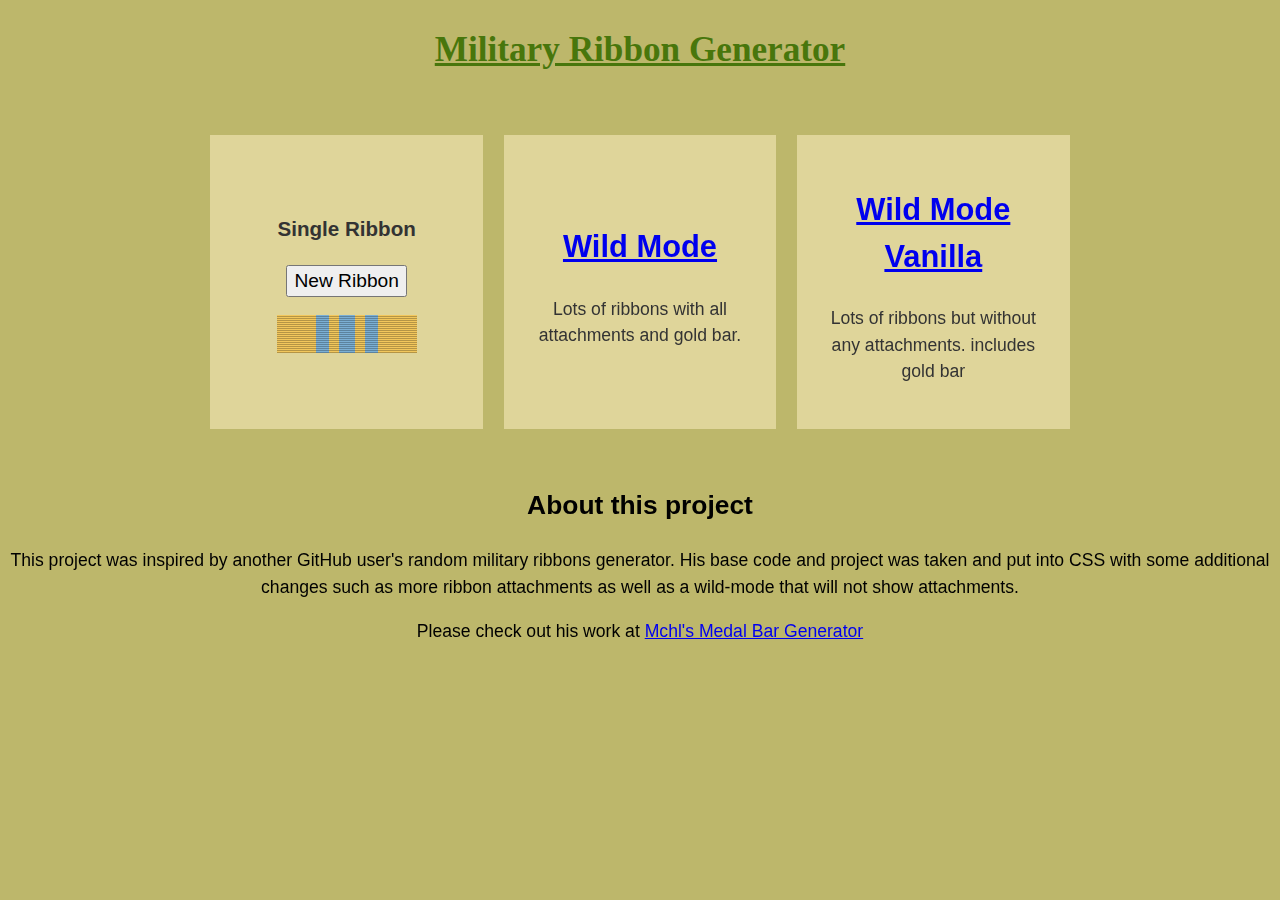
<file: index.html>
<!DOCTYPE html>
<html lang="en">
<head>
    <meta charset="UTF-8">
    <title>Medal bar generator</title>
    <link rel="stylesheet" href="styles.css" />
    <script>
      window.dataLayer = window.dataLayer || [];
      function gtag(){dataLayer.push(arguments);}
      gtag('js', new Date());

      gtag('config', 'UA-1048101-2');
    </script>
</head>
<body>
    <div id="hiddenAssets" style="display:none;">
        <img id="arrowhead"
             src="images/arrowhead.png"
             height="160" width="200" />
        <img id="serviceStarBronze"
             src="images/serviceStarBronze.png"
             height="124" width="130" />
        <img id="serviceStarSilver"
             src="images/serviceStarSilver.png"
             height="140" width="144" />
        <img id="Vdevice"
                src="images/Vdevice.png"
                height="160" width="200"/>
          <img id="Rdevice"
                src="images/Rdevice.png"
                height="240" width="280"/>
       
    </div>
<div class="grid-container">
     <div class="grid-item1">    
      </div>
     <div class="grid-item2">
     </div>
     <div class="grid-item3">
     </div>

</div>
<!-- Header Section -->
<header id="header-section" class="grid">
     <div class="content-wrap">
     <h1><u>Military Ribbon Generator</u></h1></div>
</header>

    <!-- section A Articles -->
    <section id="Section-A" class="grid">
     <ul>
         <li>
             <div class="artcard">
                 <div class="artcard-content">
                     <h3 class="artcard-title">Single Ribbon</h3>
                     <button id="buttonNew">New Ribbon</button>
                     <P><center><canvas id="canvas" class="bar" width="140" height="38"></canvas></P>
                     </center></div>
         </li>
         <li>
             <div class="artcard">
                 <div class="artcard-content">
                     <h3 class="artcard-title">
                         <a href="wildMode.html"><h2>Wild Mode</h2></a>
                     </h3>
                     <p>Lots of ribbons with all attachments and gold bar.</p>
                 </div>
         </li>
         <li>
             <div class="artcard">
                 <div class="artcard-content">
                     <h3 class="artcard-title">
                         <a href="wildmodevanilla.html"><h2>Wild Mode Vanilla</h2></a>
                     </h3>
                     <p>Lots of ribbons but without any attachments. includes gold bar</p>
                 </div>
         </li>
 
     </ul>
 </section>

<div id="section-B">
<div class="content-wrap">
     <H2>About this project</H2>
     <div class="about-text">
          <p>This project was inspired by another GitHub user's random military ribbons generator. His base code and project was taken and put into CSS with some additional changes such as more ribbon attachments as well as a wild-mode that will not show attachments.</p>
          <p>Please check out his work at <a href="https://github.com/Mchl/medal-bar-generator">Mchl's Medal Bar Generator</a></p>
     </div>
</div>

</div>


<!-- <button id="buttonNew">Make a new one!</button>
    <canvas id="canvas" class="bar" width="140" height="38"></canvas> -->
    <!-- <h1>What is this?</h1>
    <p><a href="https://github.com/Mchl/medal-bar-generator/blob/master/README.md">Read explanation here</a></p>
    <h1>MASSIVE amount of ribbons</h1>
    <p><a href="wildMode.html">All the ribbons</a></p>
    <h1>MASSIVE amount of ribbons WITHOUT attachments</h1>
    <p><a href="wildmodevanilla.html">All the ribbons without attachments</a></p> -->


    <script src="./mash.js"></script>
    <script src="./alea.js"></script>
    <script src="index.js" type="module"></script>
</body>
</html>
</file>
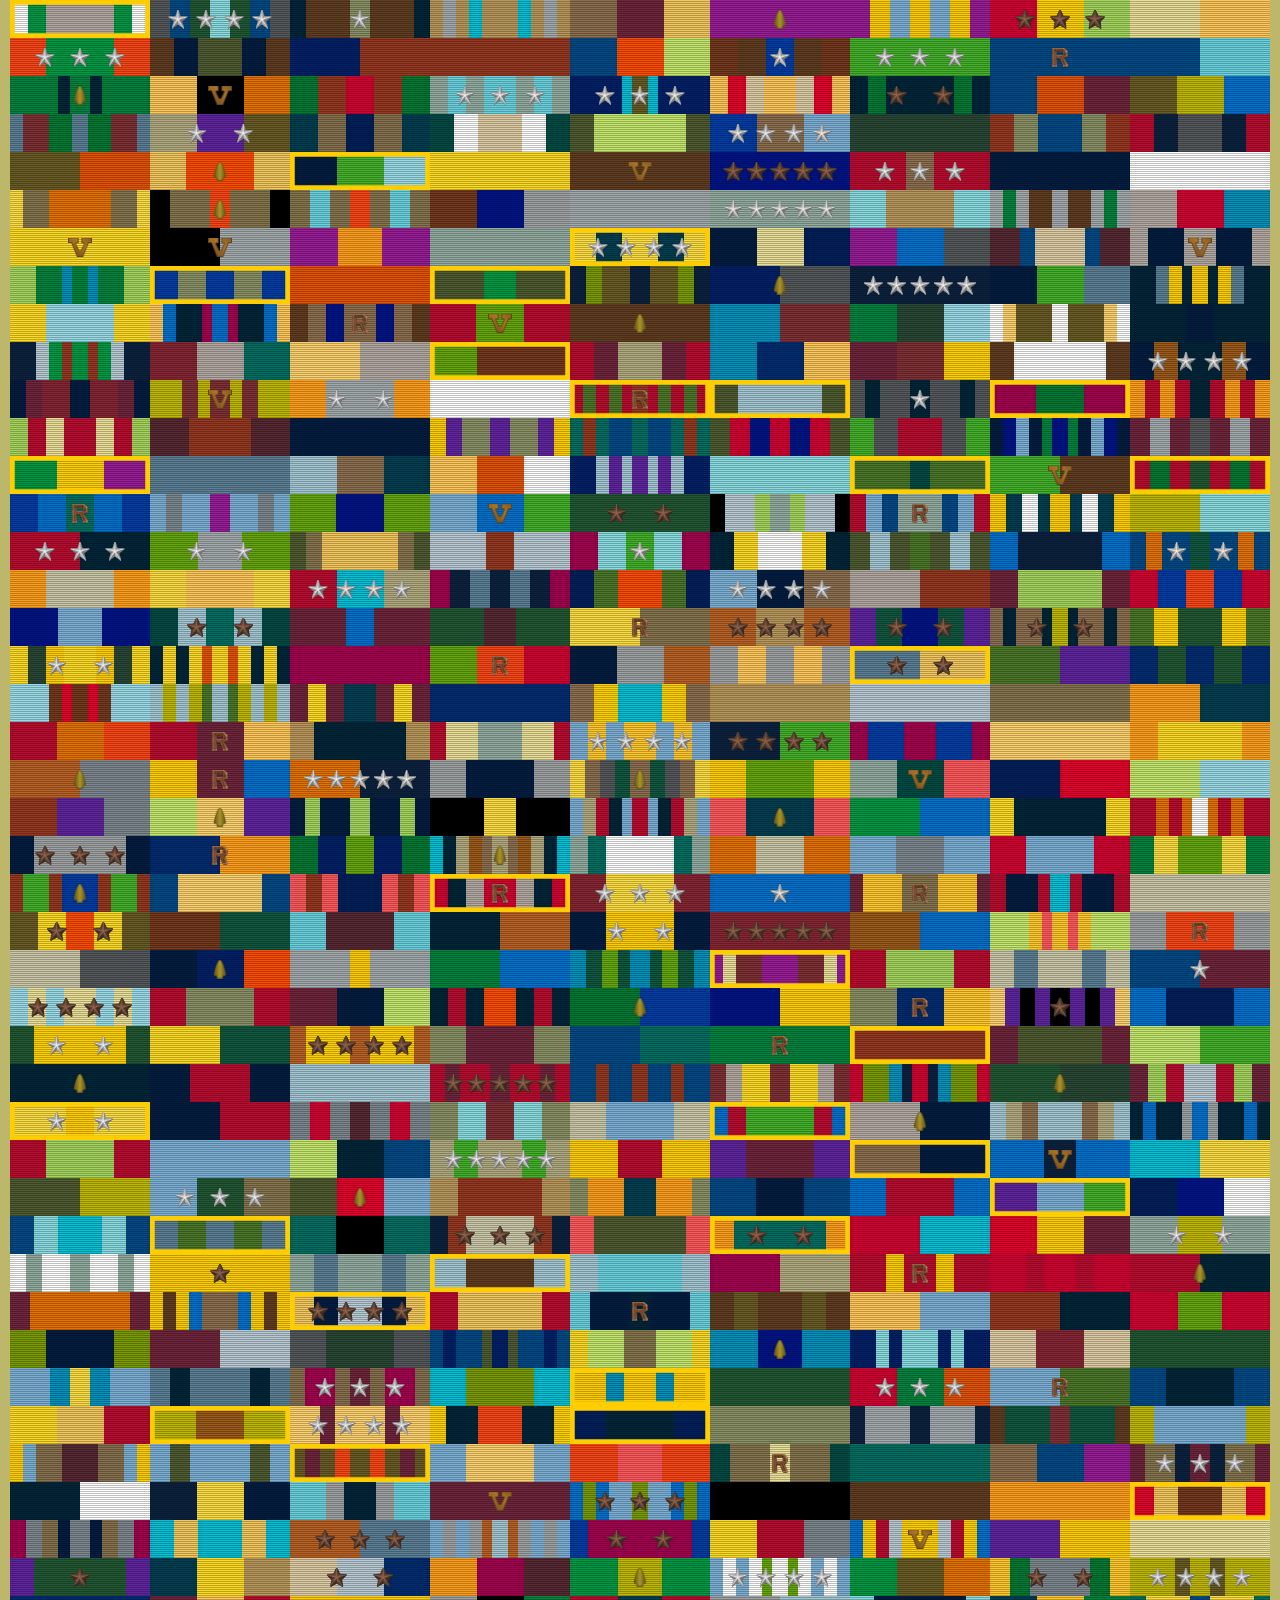
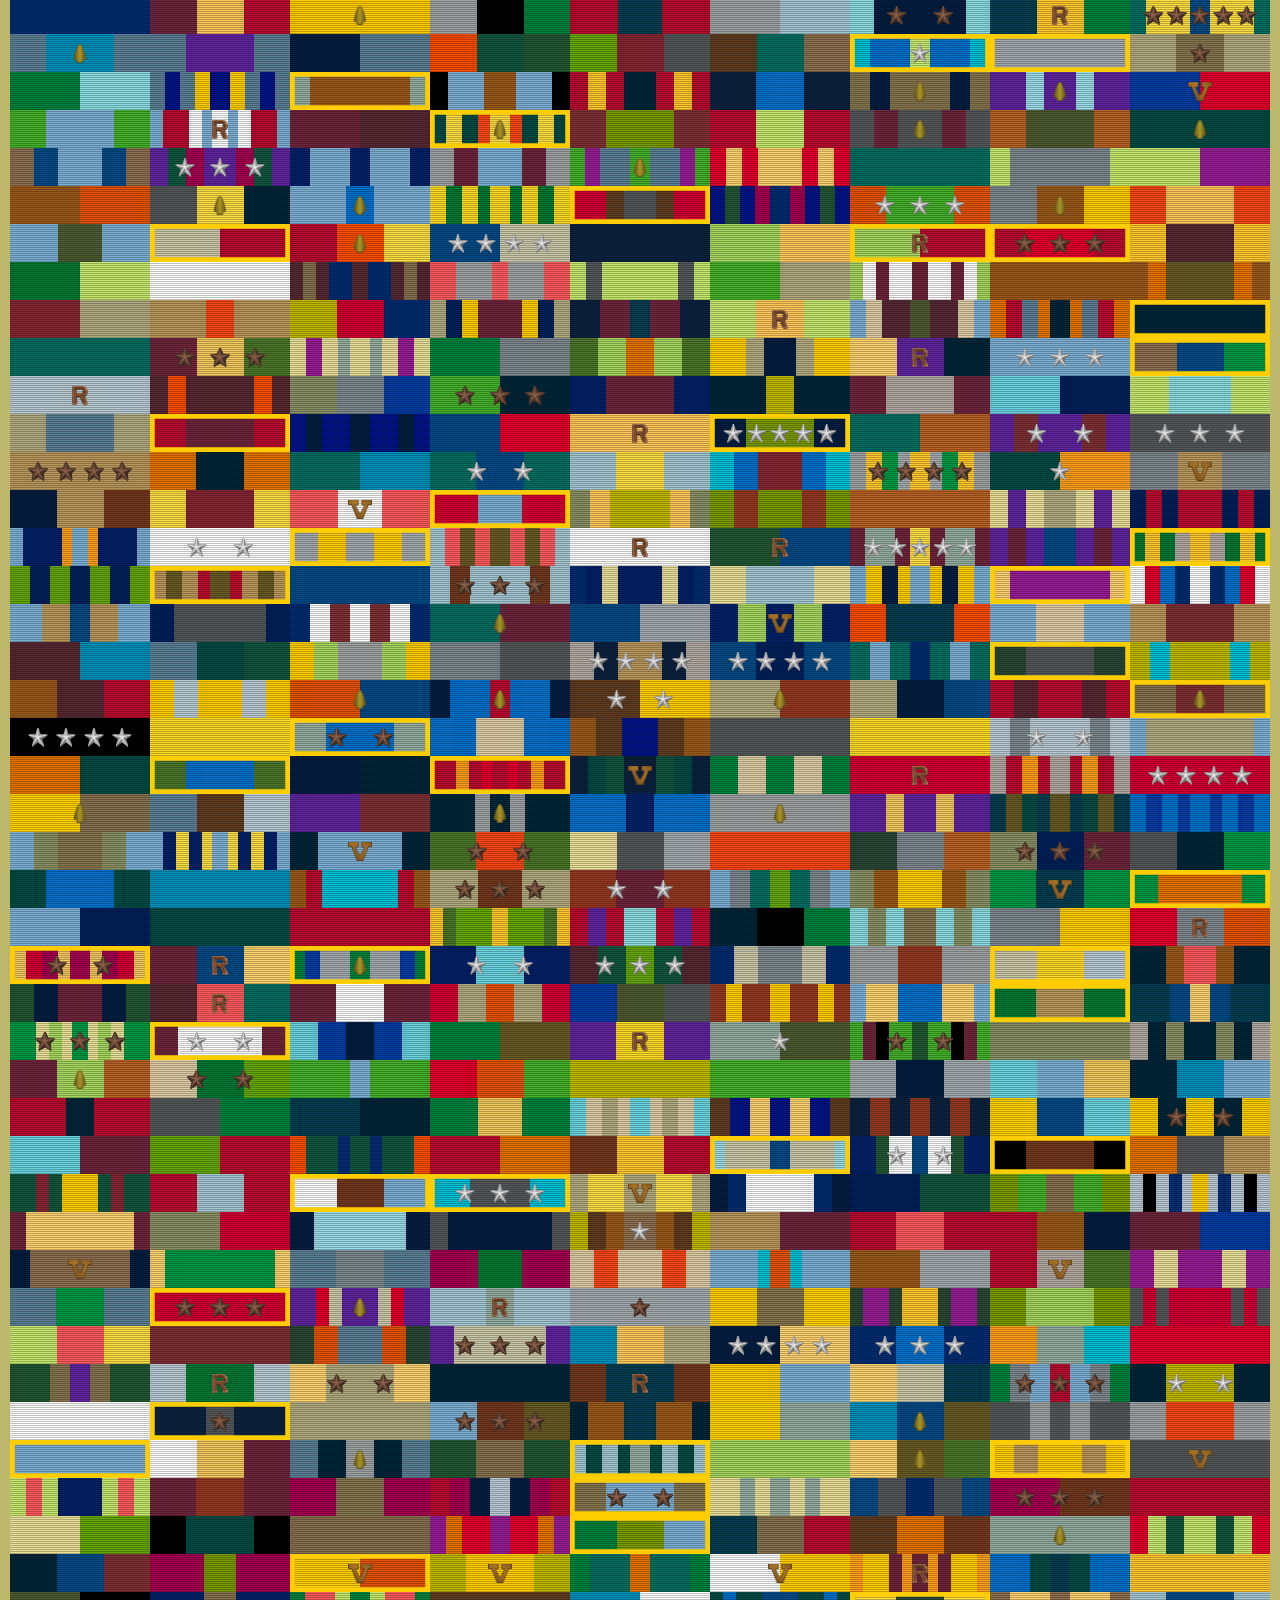
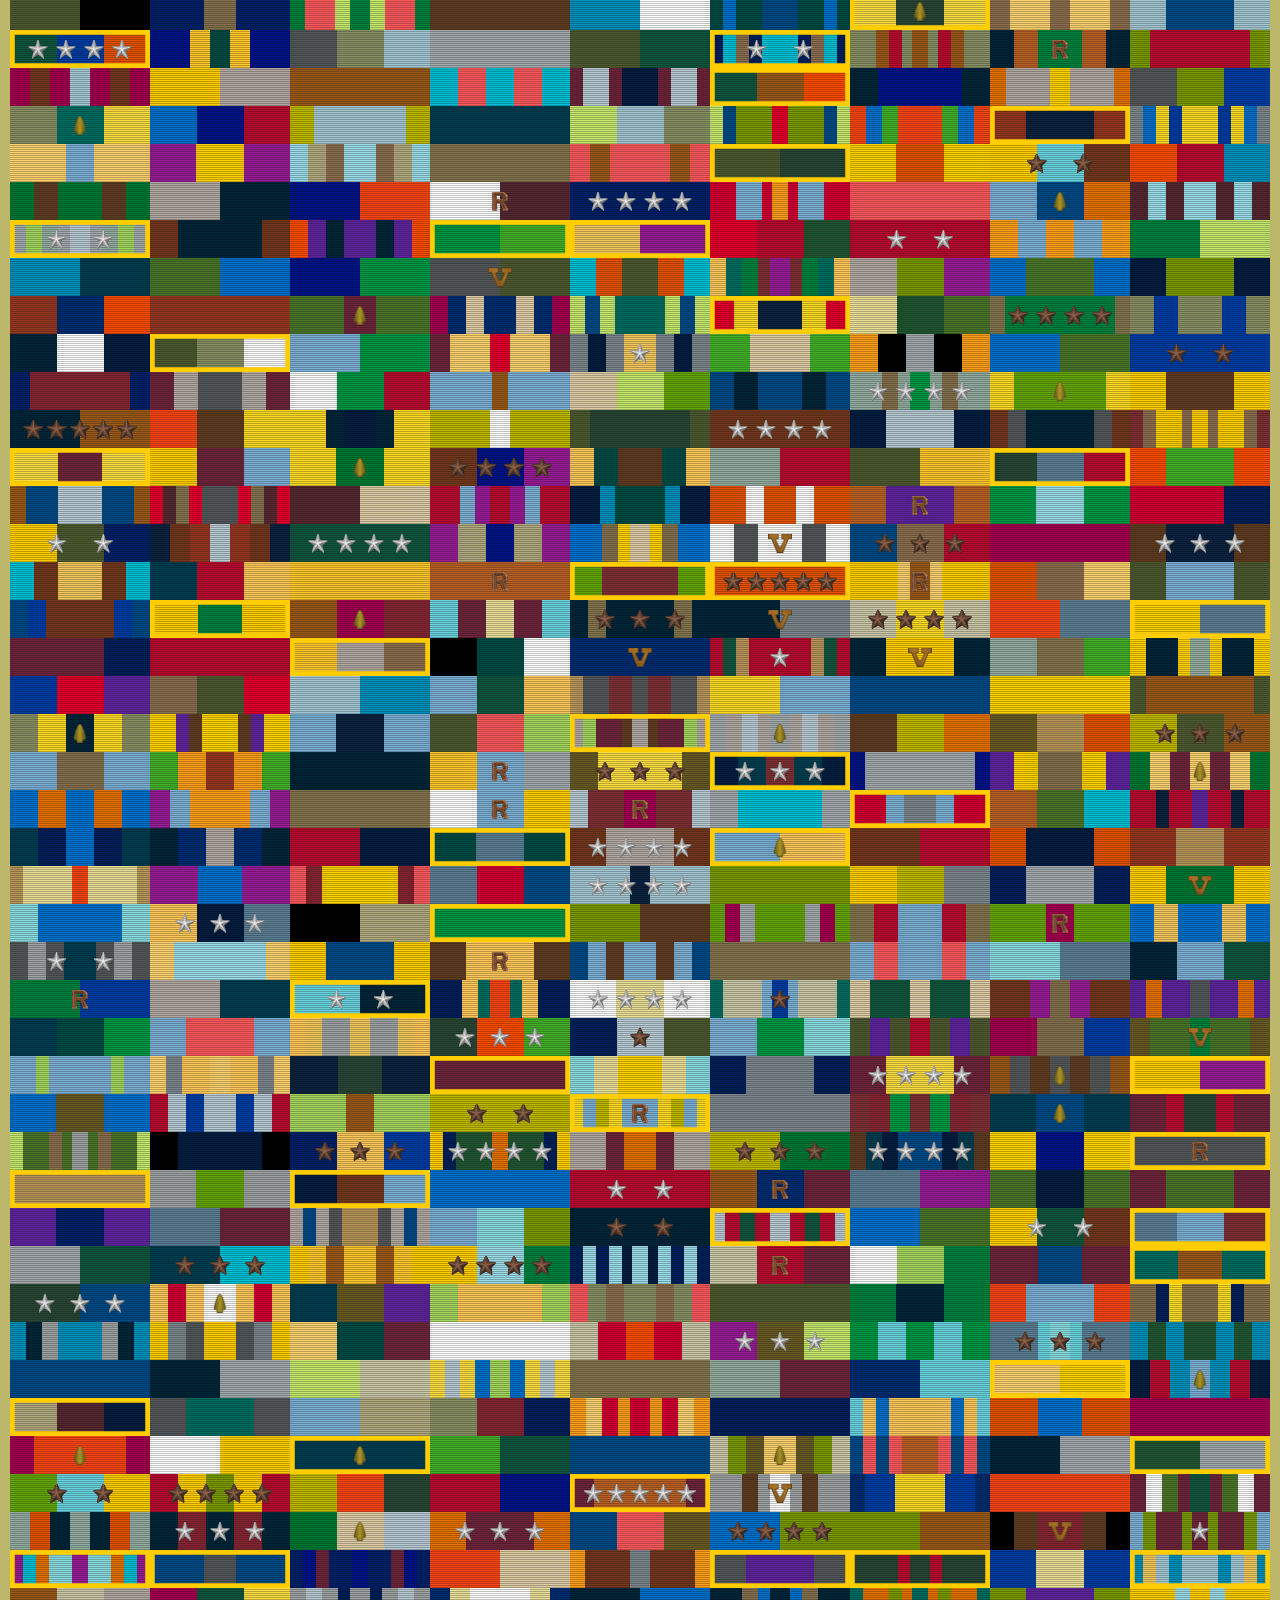
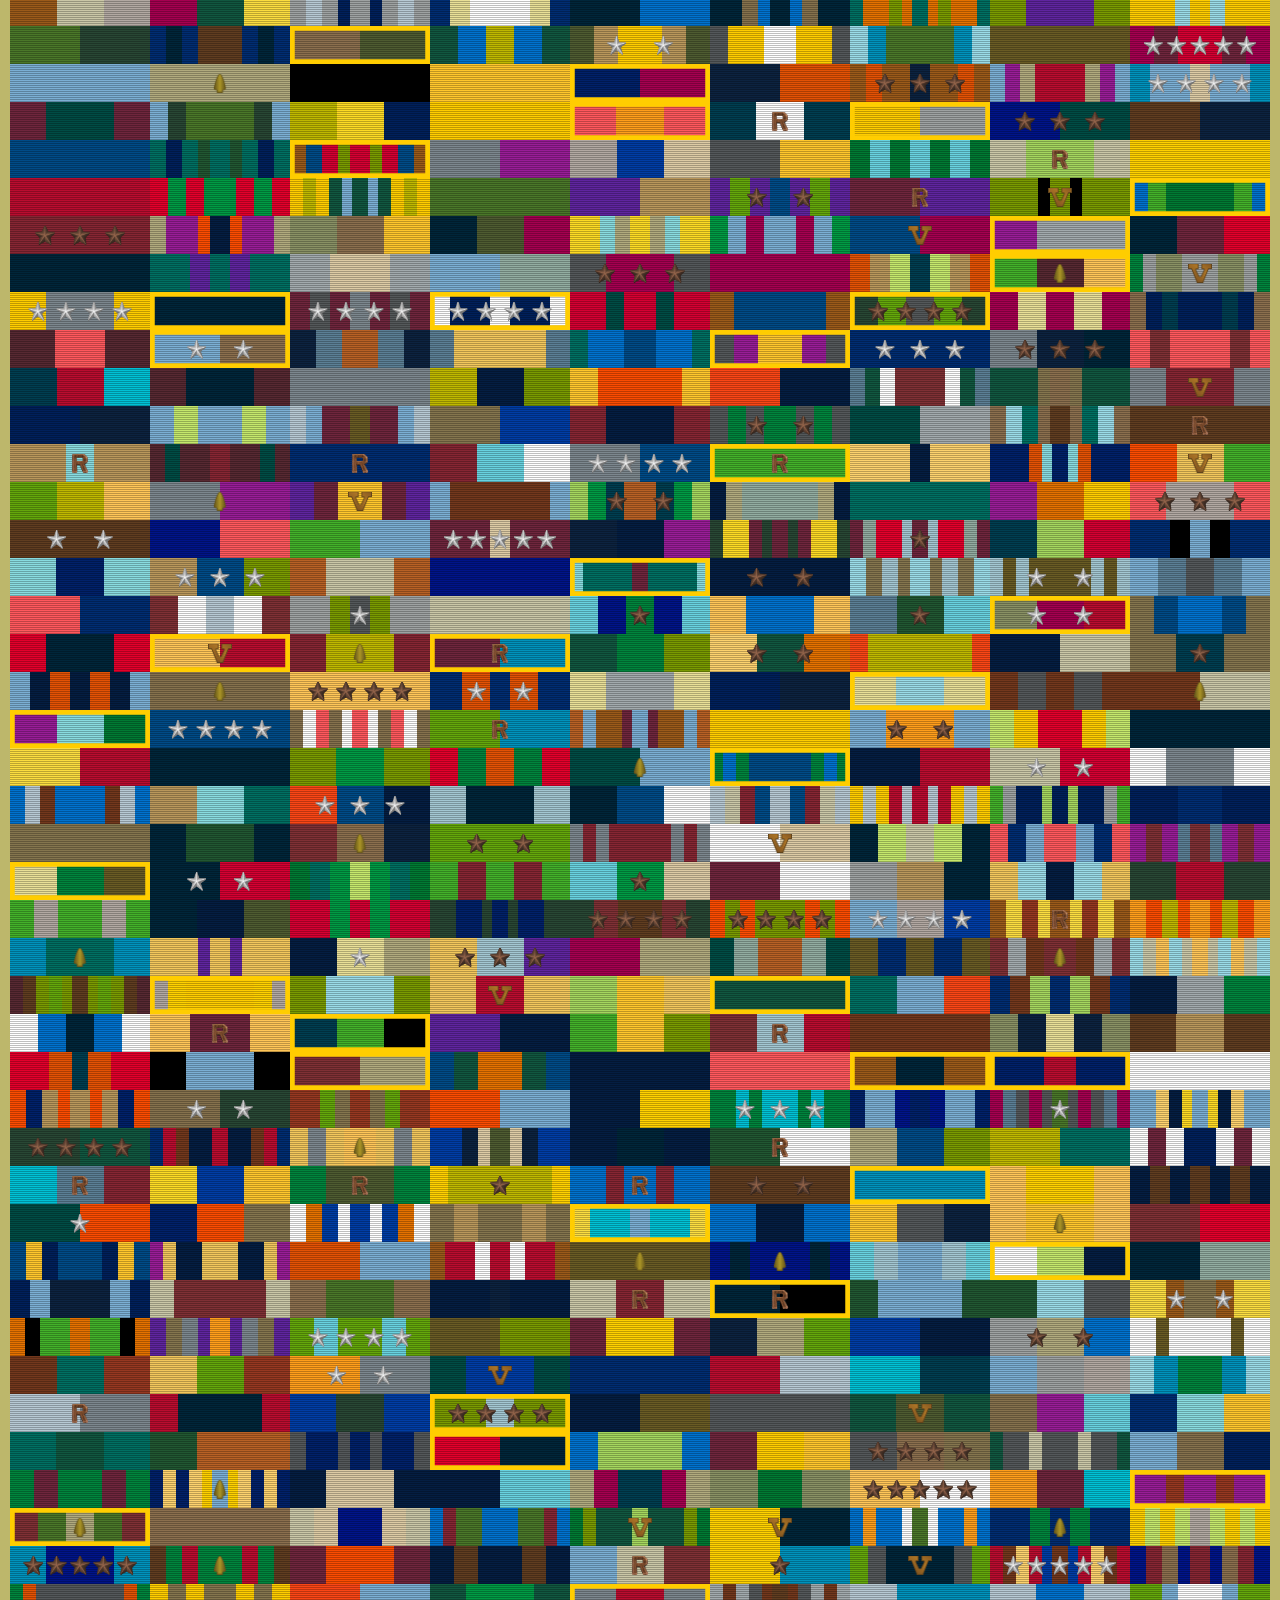
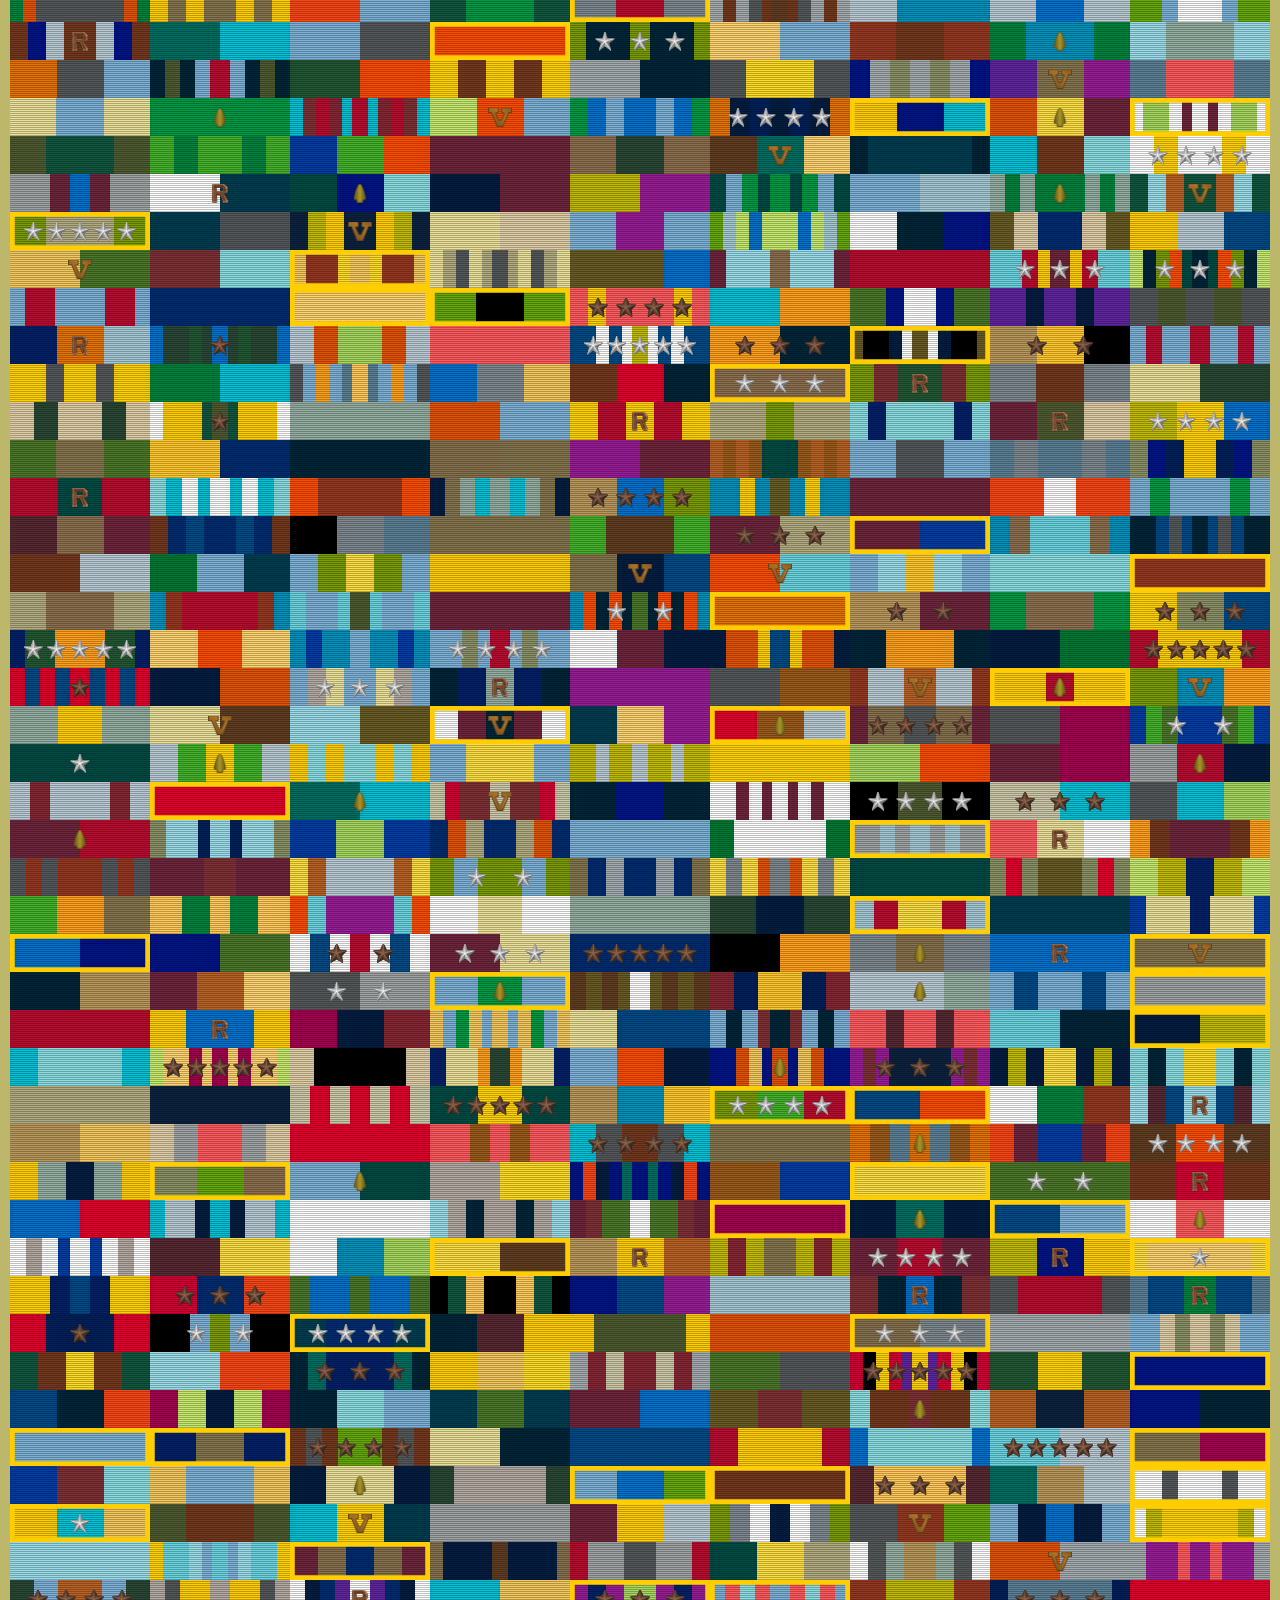
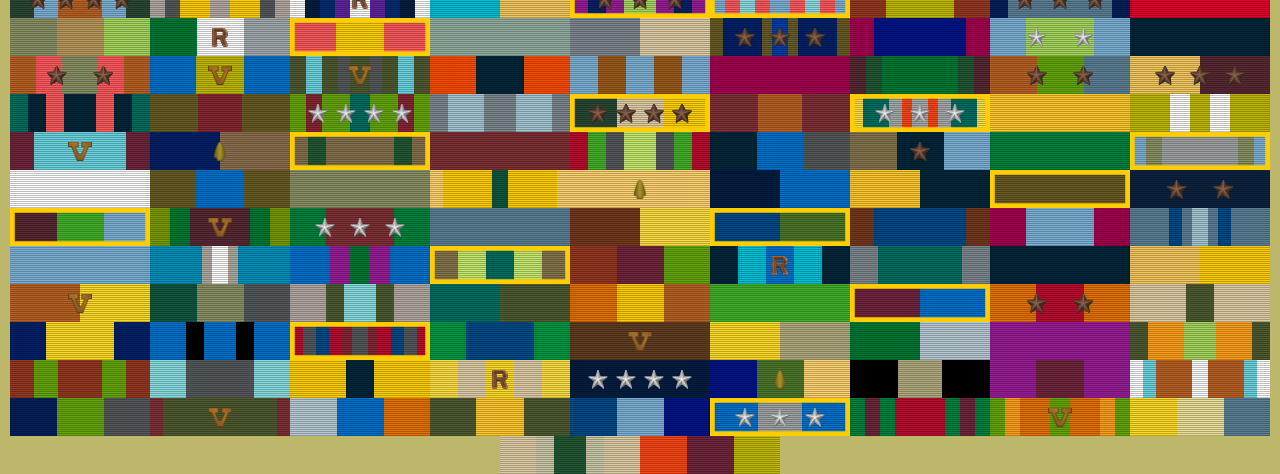
<file: wildMode.html>
<!DOCTYPE html>
<html lang="en">
<head>
    <meta charset="UTF-8">
    <title>Medal bar generator</title>
    <link rel="stylesheet" href="styles.css" />
    <link rel="stylesheet" href="wildMode.css" />
    <!-- Global site tag (gtag.js) - Google Analytics -->
    <script>
      window.dataLayer = window.dataLayer || [];
      function gtag(){dataLayer.push(arguments);}
      gtag('js', new Date());

      gtag('config', 'UA-1048101-2');
    </script>
</head>
<body>
<div id="hiddenAssets" style="display:none;">
    <img id="arrowhead"
         src="images/arrowhead.png"
         height="160" width="200" />
    <img id="serviceStarBronze"
         src="images/serviceStarBronze.png"
         height="124" width="130" />
    <img id="serviceStarSilver"
         src="images/serviceStarSilver.png"
         height="140" width="144" />
     <img id="Vdevice"
         src="images/Vdevice.png"
         height="160" width="200"/>
     <img id="Rdevice"
         src="images/Rdevice.png"
         height="440" width="480"/>


</div>


<script src="./mash.js"></script>
<script src="./alea.js"></script>
<script src="wildMode.js" type="module"></script>
</body>
</html>
</file>
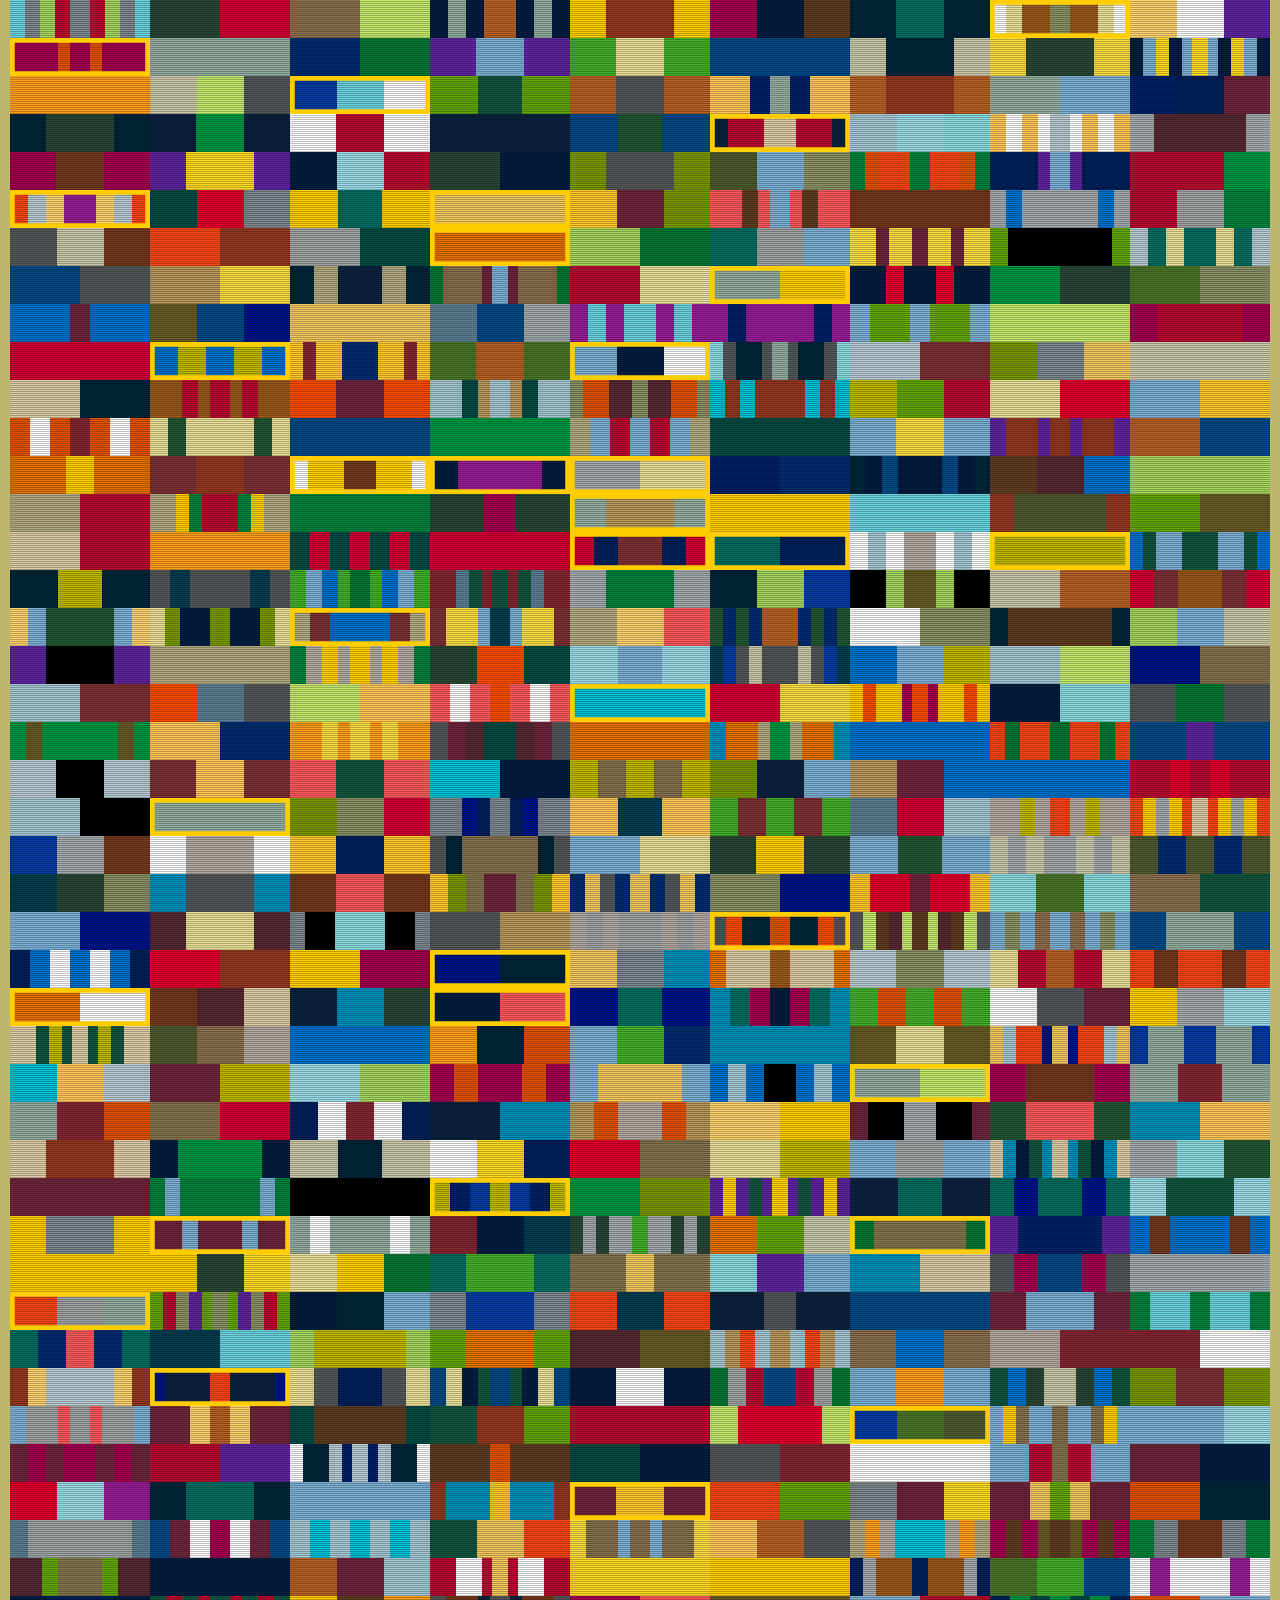
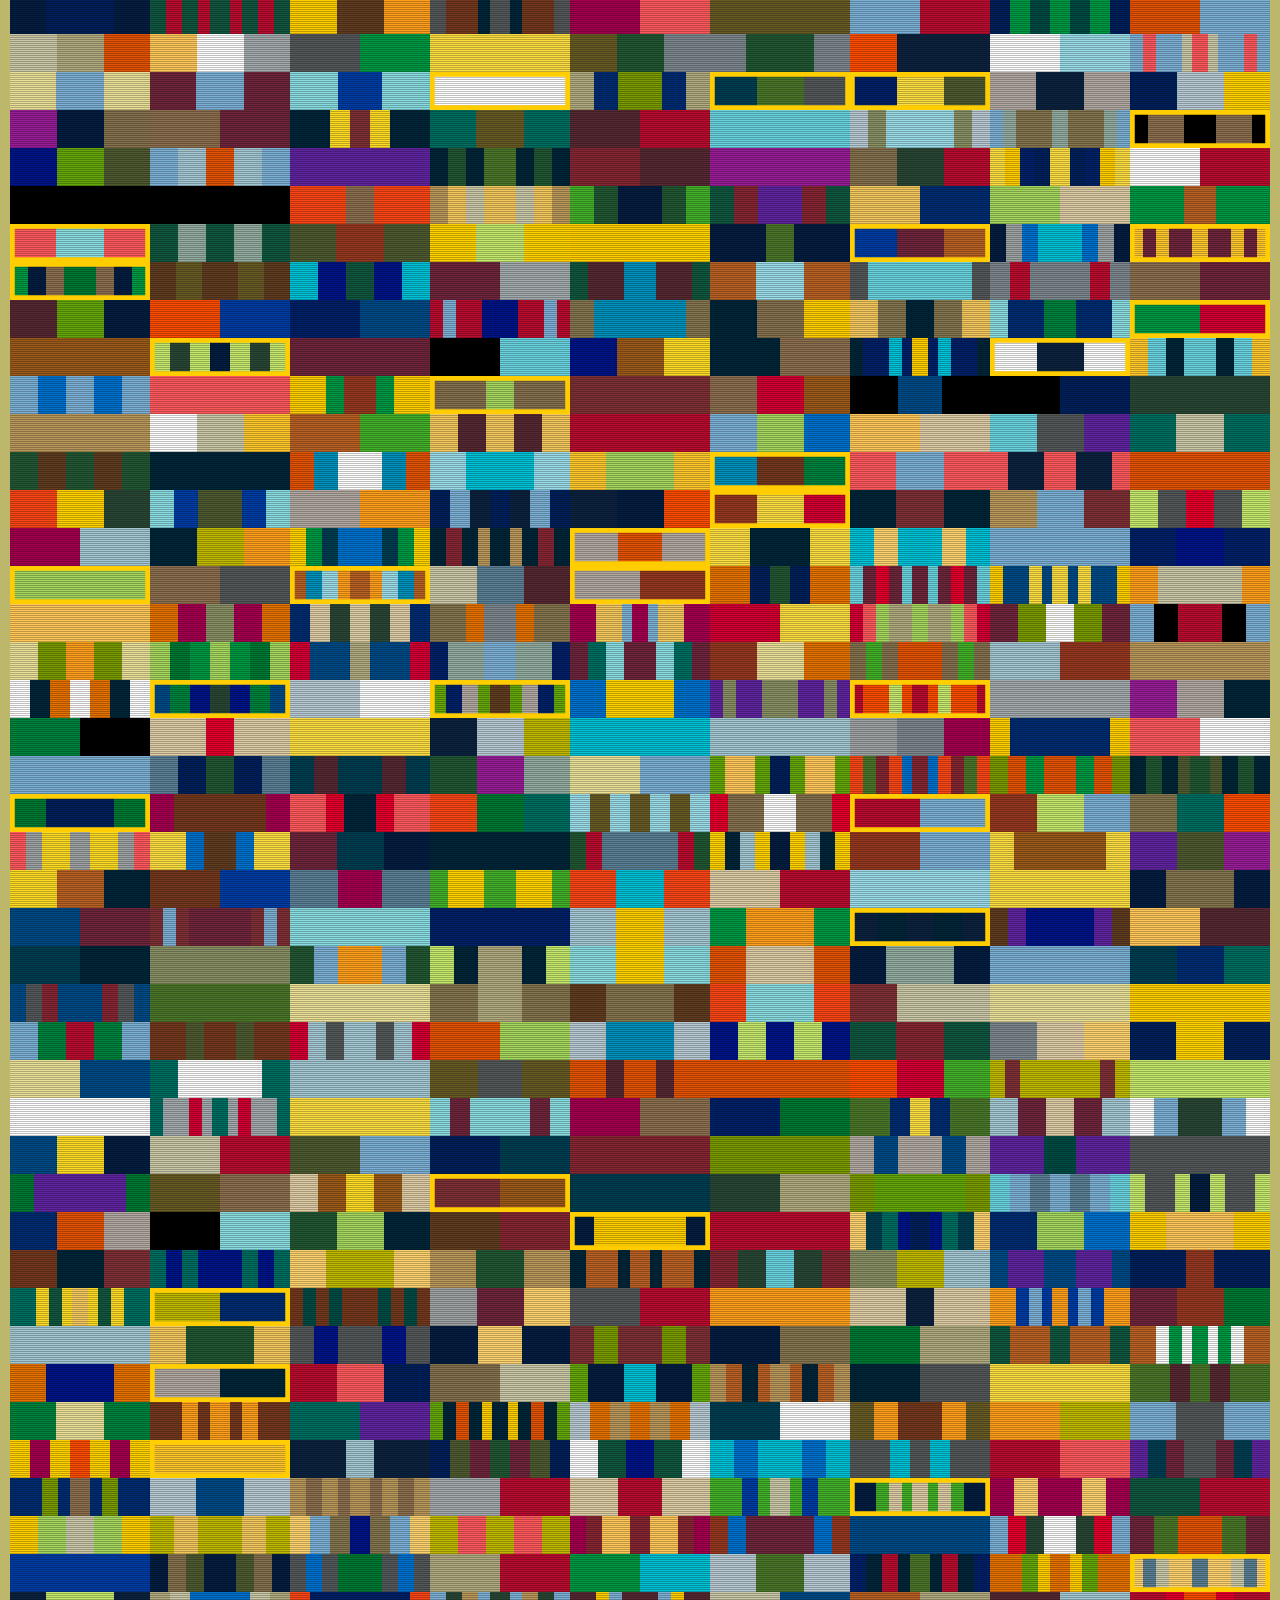
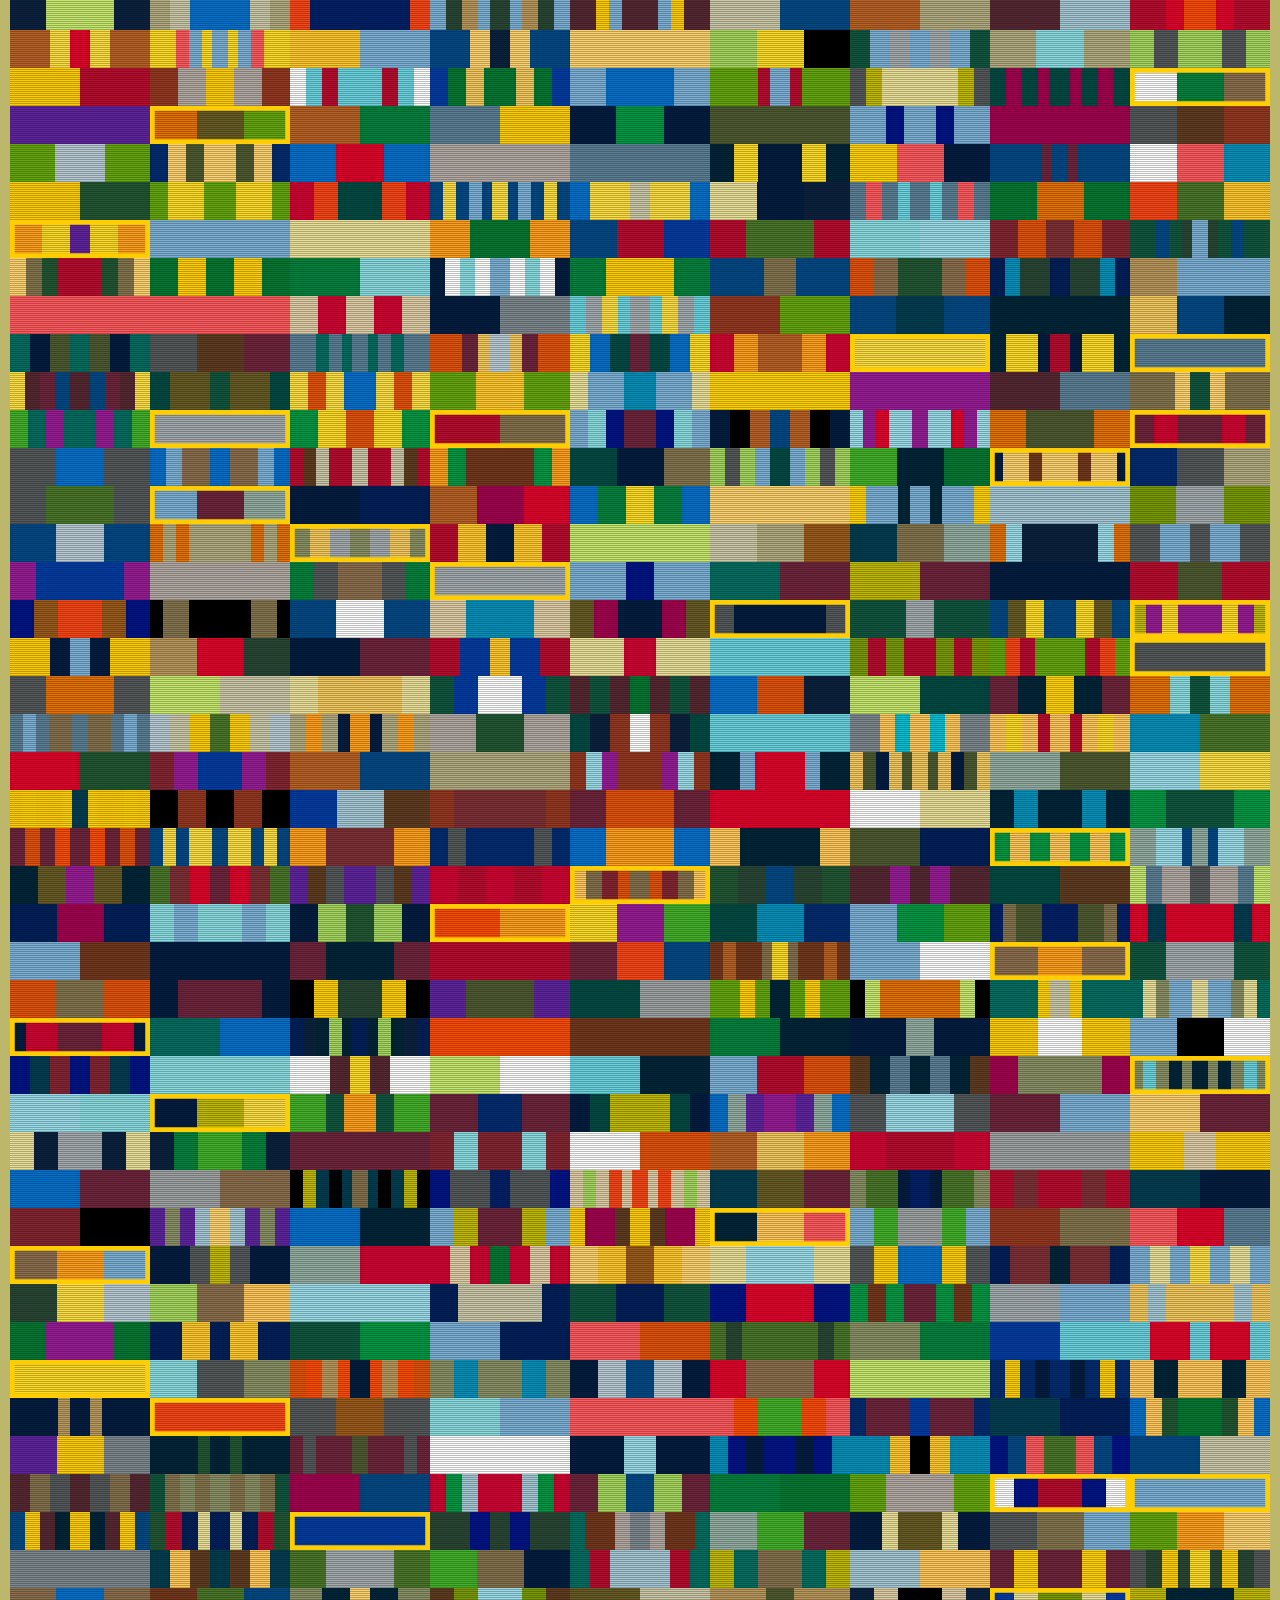
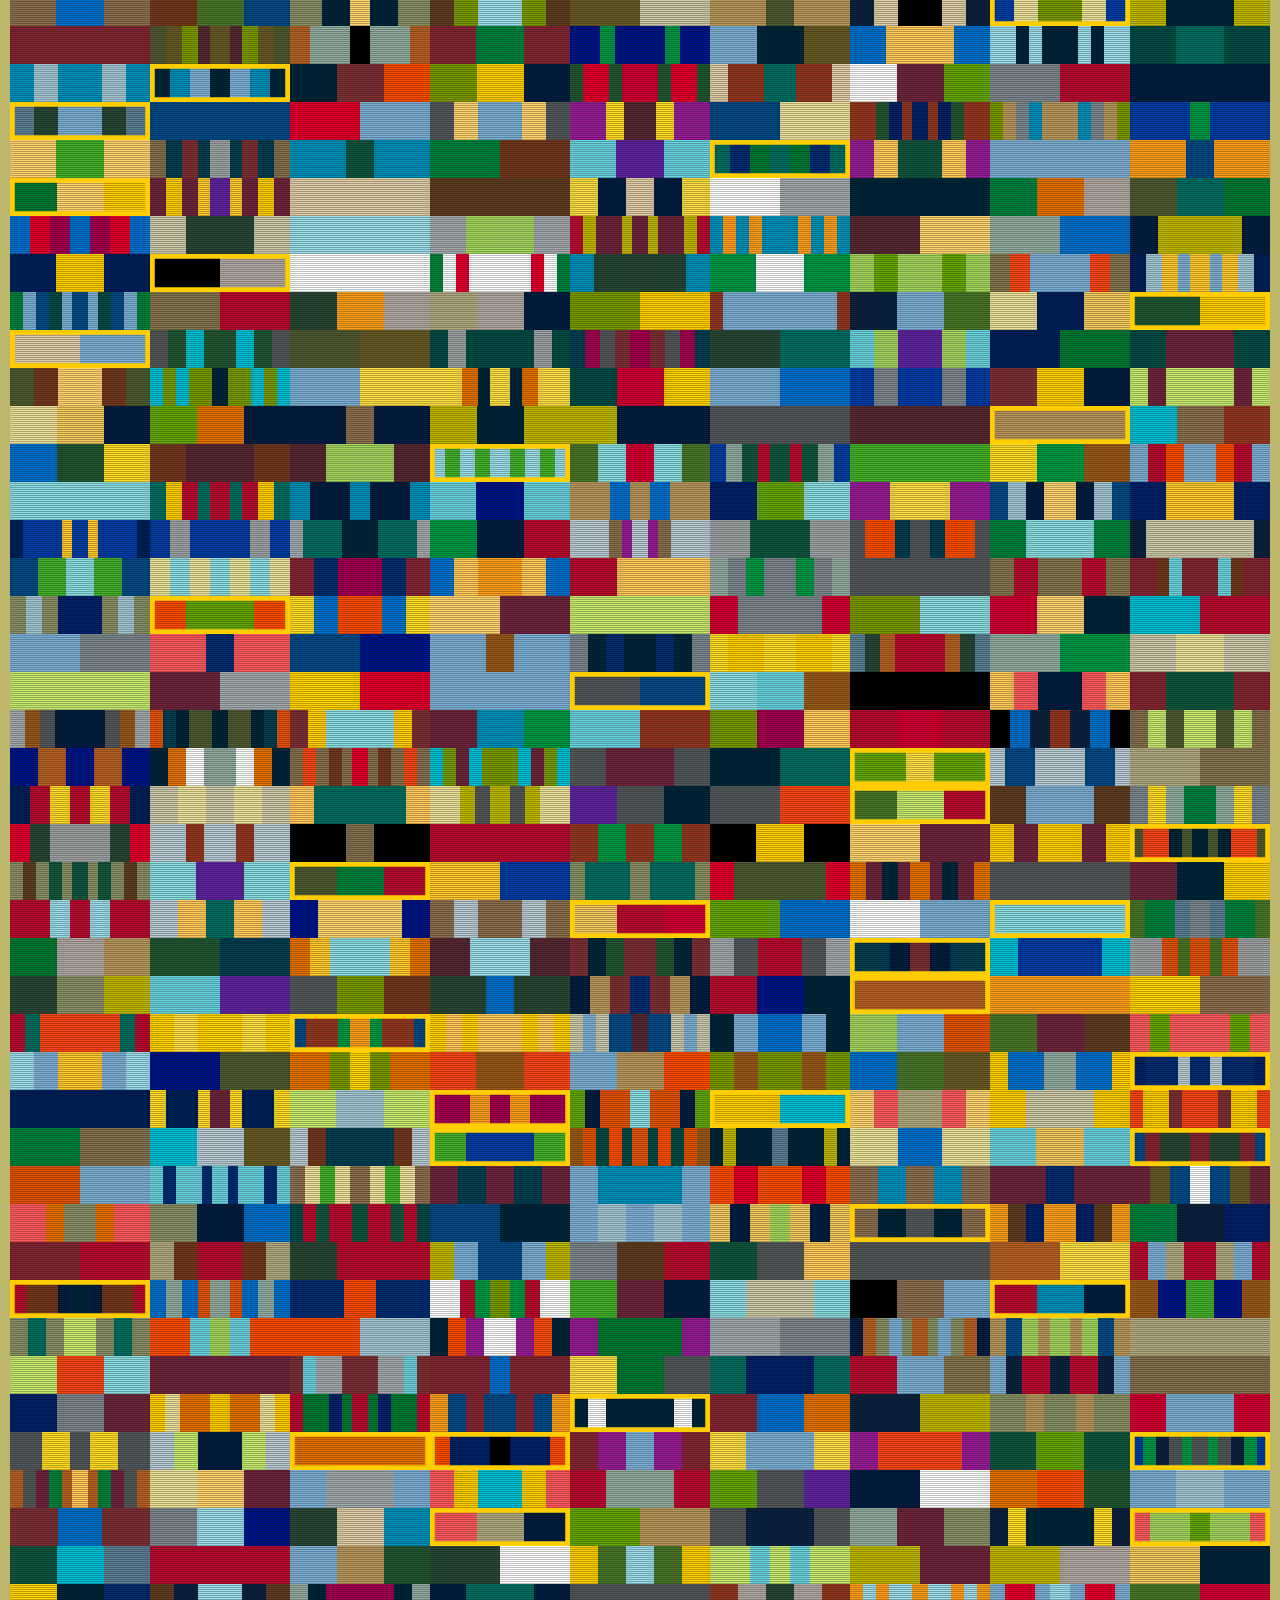
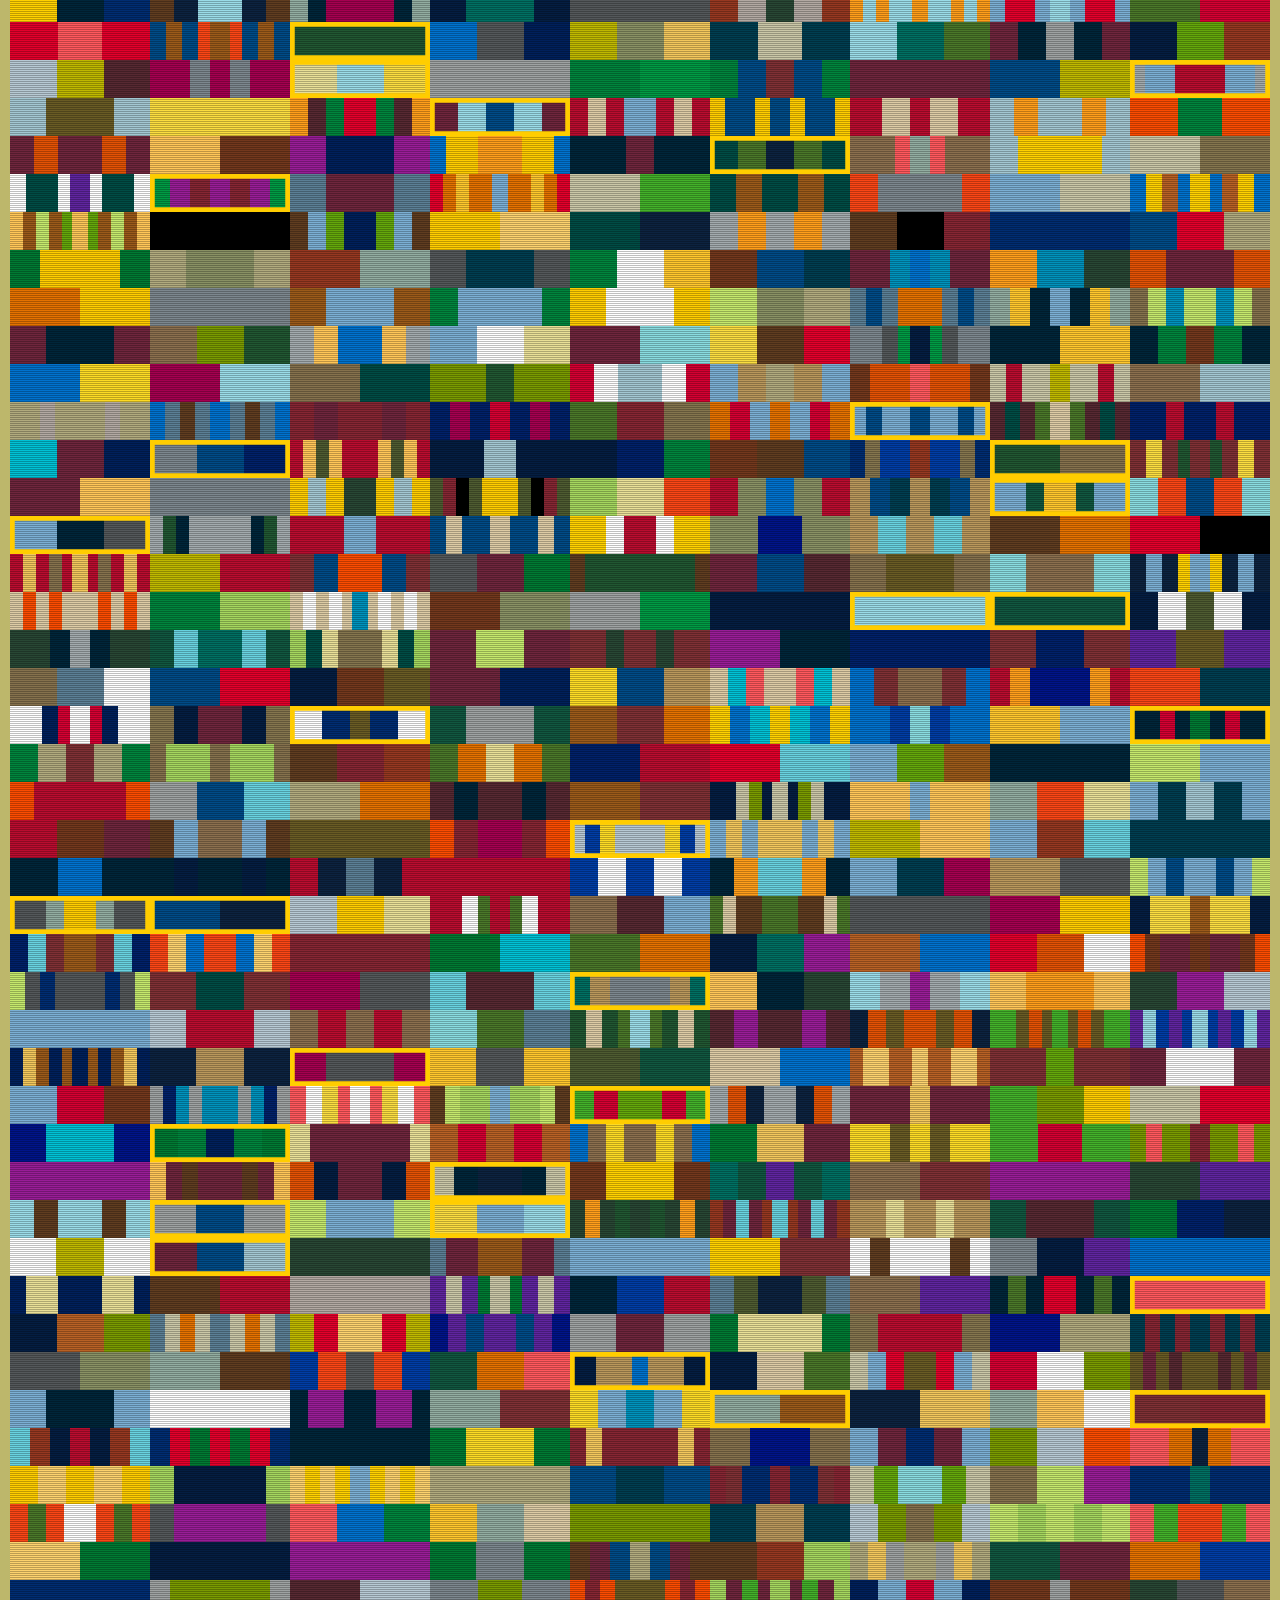
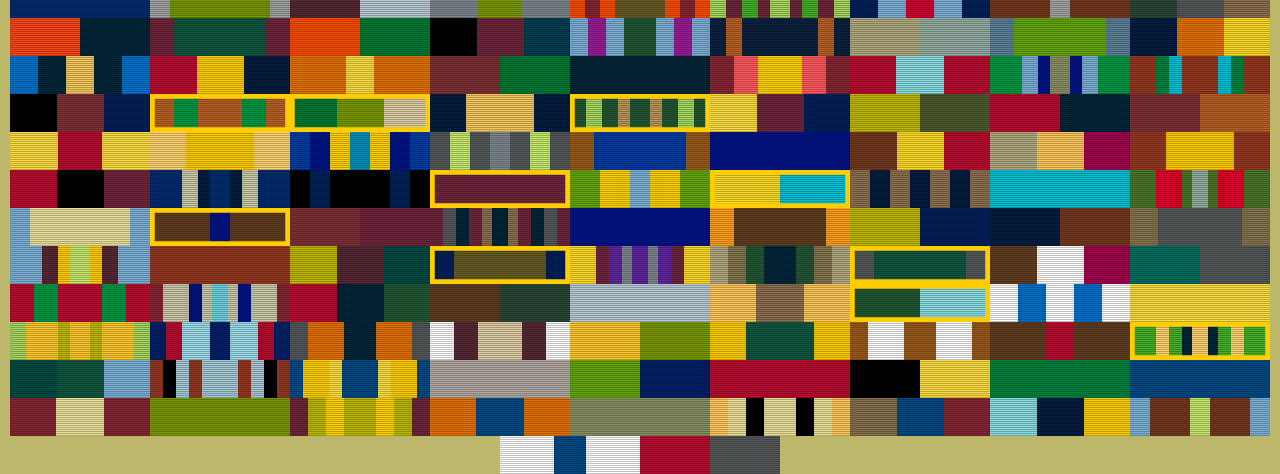
<file: wildmodevanilla.html>
<!DOCTYPE html>
<html lang="en">
<head>
    <meta charset="UTF-8">
    <title>Medal bar generator</title>
    <link rel="stylesheet" href="styles.css" />
    <link rel="stylesheet" href="wildMode.css" />
    <!-- Global site tag (gtag.js) - Google Analytics -->
    <script>
      window.dataLayer = window.dataLayer || [];
      function gtag(){dataLayer.push(arguments);}
      gtag('js', new Date());

      gtag('config', 'UA-1048101-2');
    </script>
</head>
<body>
<div id="hiddenAssets" style="display:none;">
   <img id="arrowhead"
         src="images/arrowhead.png"
         height="160" width="200" />
    <img id="serviceStarBronze"
         src="images/serviceStarBronze.png"
         height="124" width="130" />
    <img id="serviceStarSilver"
         src="images/serviceStarSilver.png"
         height="140" width="144" />
     <img id="Vdevice"
         src="images/Vdevice.png"
         height="160" width="200"/>
     <img id="Rdevice"
         src="images/Rdevice.png"
         height="440" width="480"/>
</div>


<script src="./mash.js"></script>
<script src="./alea.js"></script>
<script src="wildModevanilla.js" type="module"></script>
</body>
</html>
</file>
<file: styles.css>
body {
    background: darkkhaki;
    font-size: 1.1em;
    line-height: 1.5;
    text-align: center;
    margin: 0;
    font-family: Arial, Helvetica, sans-serif;
}

h1 {
    font-family: fantasy;
}

.bar {
    margin: 5px;
    display: block;
}

#buttonNew {
    height: 2rem;
    width: minmax(12rem, auto);
    font-size: 1.2rem;
}

/* Section A  */
#Section-A {
    padding: 2em 1em 1em;
  } 
  
  #Section-A li {
    margin-bottom: 1em;
    background: rgb(223, 213, 154);
    color: #333;
  }
  
  #Section-A ul {
    list-style: none;
    margin: 0;
    padding: 0;
  }
  
  .artcard-content {
    padding: 1.5em;
  }
  
  #header-section {
    min-height: 100px;
    text-align: center;
    grid-column: 2/4;
    color: rgb(72, 118, 12);
  }


  @media(min-width: 700px){
    .grid{
      display: grid;
      grid-template-columns: 1fr repeat(2, minmax(auto, 25em)) 1fr;
      text-align: center;
    }
  
.content-wrap,
#Section-A ul{
    grid-column: 2/4;
    }
        
    #Section-A ul {
      display: flex;
      justify-content: space-around;
    }
    
    #Section-A li {
      width: 31%;
      text-align: center;
      align-content: center;
    }
  

}
</file>
<file: wildMode.css>
body {
    line-height: 10px;
}

.bar {
    margin: 0;
    display: inline-block;
}
</file>
